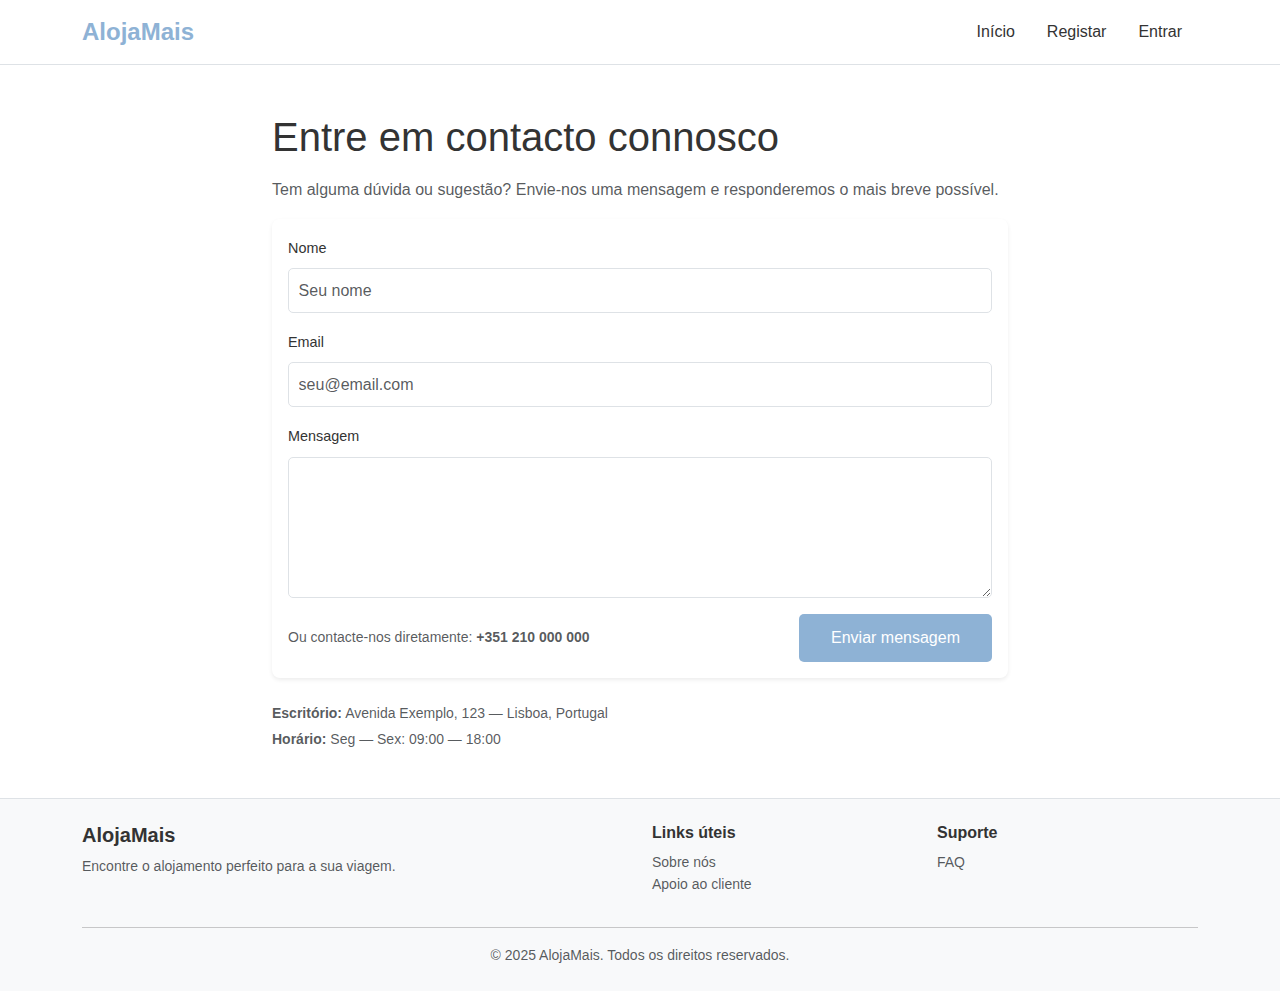
<file: Trabalho prático/HTML/apoioCliente.html>
<!DOCTYPE html>
<html lang="pt">

<head>
    <meta charset="UTF-8">
    <meta name="viewport" content="width=device-width, initial-scale=1.0">
    <title>Contactos - AlojaMais</title>
    <link href="https://cdn.jsdelivr.net/npm/bootstrap@5.3.0/dist/css/bootstrap.min.css" rel="stylesheet">
    <link rel="stylesheet" href="../style.css">
</head>

<body>
    <nav class="navbar navbar-expand-lg navbar-light bg-white border-bottom">
        <div class="container">
            <a class="navbar-brand fw-bold" href="index.html">AlojaMais</a>
            <button class="navbar-toggler" type="button" data-bs-toggle="collapse" data-bs-target="#navbarNav">
                <span class="navbar-toggler-icon"></span>
            </button>
            <div class="collapse navbar-collapse" id="navbarNav">
                <ul class="navbar-nav ms-auto">
                    <li class="nav-item"><a class="nav-link" href="index.html">Início</a></li>
                    <li class="nav-item"><a class="nav-link" href="registo.html">Registar</a></li>
                    <li class="nav-item"><a class="nav-link" href="login.html">Entrar</a></li>
                </ul>
            </div>
        </div>
    </nav>

    <main class="container my-5">
        <div class="row justify-content-center">
            <div class="col-lg-8">
                <h1 class="mb-3">Entre em contacto connosco</h1>
                <p class="text-muted">Tem alguma dúvida ou sugestão? Envie-nos uma mensagem e responderemos o mais breve possível.</p>

                <div class="card shadow-sm border-0">
                    <div class="card-body">
                        <form id="contactForm">
                            <div class="mb-3">
                                <label for="nome" class="form-label">Nome</label>
                                <input type="text" id="nome" class="form-control" placeholder="Seu nome" required>
                            </div>
                            <div class="mb-3">
                                <label for="email" class="form-label">Email</label>
                                <input type="email" id="email" class="form-control" placeholder="seu@email.com" required>
                            </div>
                            <div class="mb-3">
                                <label for="mensagem" class="form-label">Mensagem</label>
                                <textarea id="mensagem" class="form-control" rows="5" required></textarea>
                            </div>
                            <div class="d-flex justify-content-between align-items-center">
                                <div class="small text-muted">Ou contacte-nos diretamente: <strong>+351 210 000 000</strong></div>
                                <button type="submit" class="btn btn-primary">Enviar mensagem</button>
                            </div>
                        </form>
                    </div>
                </div>

                <div class="mt-4 small text-muted">
                    <p class="mb-1"><strong>Escritório:</strong> Avenida Exemplo, 123 — Lisboa, Portugal</p>
                    <p class="mb-0"><strong>Horário:</strong> Seg — Sex: 09:00 — 18:00</p>
                </div>
            </div>
        </div>
    </main>

   <!-- Footer -->
    <footer class="bg-light border-top mt-5 py-4">
        <div class="container">
            <div class="row">
                <div class="col-md-6">
                    <h5>AlojaMais</h5>
                    <p class="text-muted small">Encontre o alojamento perfeito para a sua viagem.</p>
                </div>
                <div class="col-md-3">
                    <h6>Links úteis</h6>
                    <ul class="list-unstyled small">
                        <li><a href="sobre.html" class="text-decoration-none text-muted">Sobre nós</a></li>
                        <li><a href="apoioCliente.html" class="text-decoration-none text-muted">Apoio ao cliente</a></li>
                    </ul>
                </div>
                <div class="col-md-3">
                    <h6>Suporte</h6>
                    <ul class="list-unstyled small">
                        <li><a href="#" class="text-decoration-none text-muted">FAQ</a></li>
                    </ul>
                </div>
            </div>
            <hr>
            <p class="text-center text-muted small mb-0">© 2025 AlojaMais. Todos os direitos reservados.</p>
        </div>
    </footer>

    
</body>

</html>
</file>
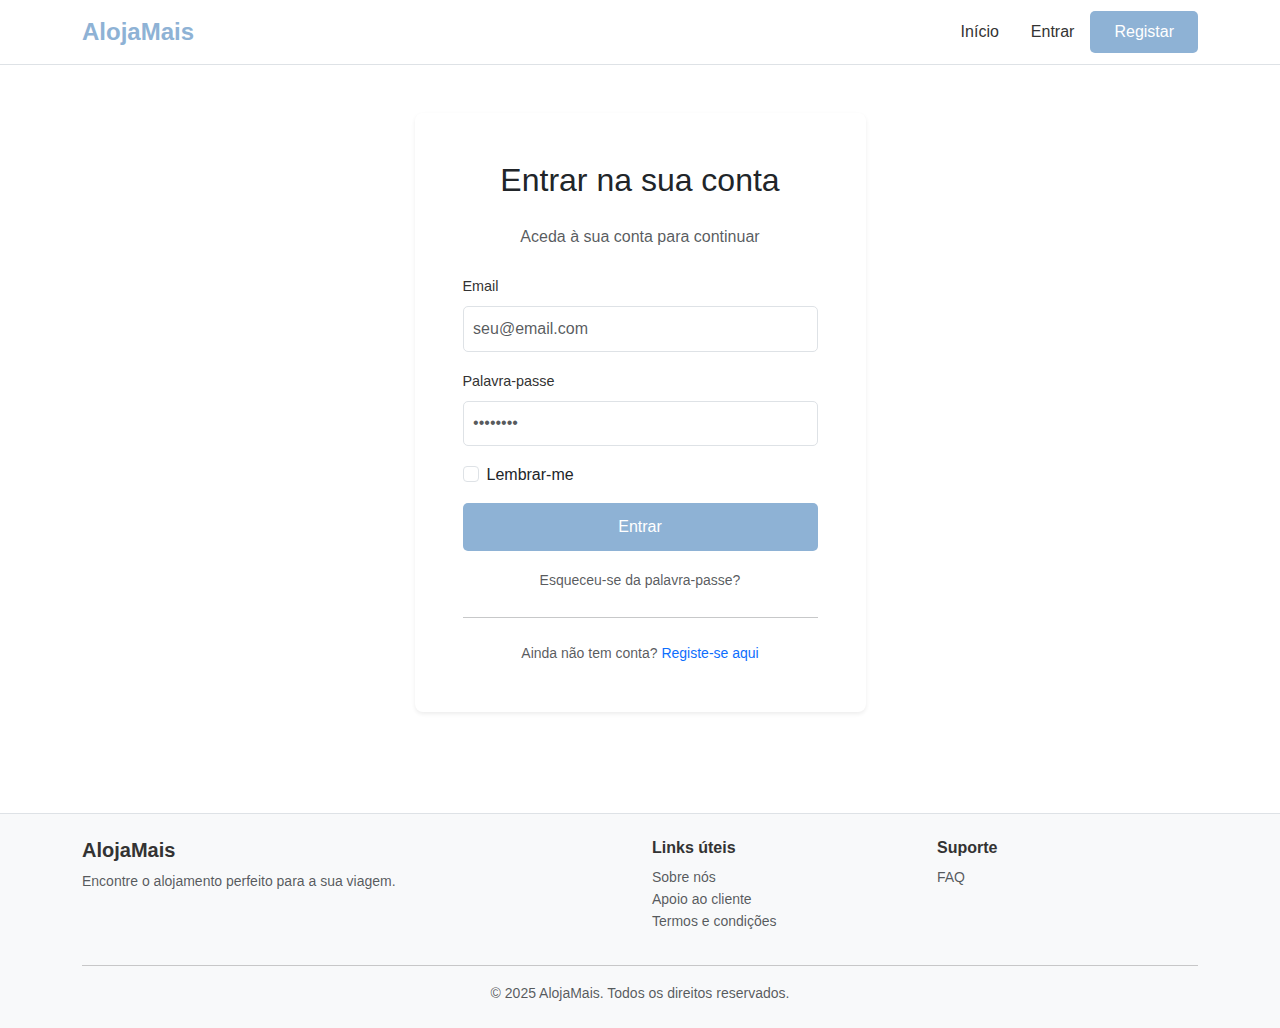
<file: Trabalho prático/HTML/login.html>
<!DOCTYPE html>
<html lang="pt">
<head>
    <meta charset="UTF-8">
    <meta name="viewport" content="width=device-width, initial-scale=1.0">
    <title>Entrar - AlojaMais</title>
    <link href="https://cdn.jsdelivr.net/npm/bootstrap@5.3.0/dist/css/bootstrap.min.css" rel="stylesheet">
    <link rel="stylesheet" href="https://cdn.jsdelivr.net/npm/bootstrap-icons@1.11.1/font/bootstrap-icons.css">
  <link rel="stylesheet" href="../style.css">
</head>
<body>
    <!-- Navbar -->
    <nav class="navbar navbar-expand-lg navbar-light bg-white border-bottom">
        <div class="container">
            <a class="navbar-brand fw-bold" href="index.html">AlojaMais</a>
            <button class="navbar-toggler" type="button" data-bs-toggle="collapse" data-bs-target="#navbarNav">
                <span class="navbar-toggler-icon"></span>
            </button>
            <div class="collapse navbar-collapse" id="navbarNav">
                <ul class="navbar-nav ms-auto" id="navbarMenu">
                    <li class="nav-item">
                        <a class="nav-link" href="index.html">Início</a>
                    </li>
                    <!-- Itens para utilizadores não autenticados -->
                    <li class="nav-item" id="navLogin">
                        <a class="nav-link active" href="login.html">Entrar</a>
                    </li>
                    <li class="nav-item" id="navRegisto">
                        <a class="nav-link btn-primary-custom" href="registo.html">Registar</a>
                    </li>
                    </li>
                </ul>
            </div>
        </div>
    </nav>

    <!-- Login Section -->
    <section class="py-5" style="min-height: calc(100vh - 200px);">
        <div class="container">
            <div class="row justify-content-center">
                <div class="col-md-5">
                    <div class="card shadow-sm border-0">
                        <div class="card-body p-5">
                            <h2 class="mb-4 text-center">Entrar na sua conta</h2>
                            <p class="text-muted text-center mb-4">Aceda à sua conta para continuar</p>
                            
                            <div id="alertMessage" class="alert d-none" role="alert"></div>
                            
                            <form id="loginForm">
                                <div class="mb-3">
                                    <label for="email" class="form-label">Email</label>
                                    <input type="email" class="form-control" id="email" name="email" placeholder="seu@email.com" required>
                                </div>
                                
                                <div class="mb-3">
                                    <label for="password" class="form-label">Palavra-passe</label>
                                    <input type="password" class="form-control" id="password" name="password" placeholder="••••••••" required>
                                </div>
                                
                                <div class="mb-3 form-check">
                                    <input type="checkbox" class="form-check-input" id="rememberMe">
                                    <label class="form-check-label" for="rememberMe">
                                        Lembrar-me
                                    </label>
                                </div>
                                
                                <button type="submit" class="btn btn-primary w-100 mb-3">Entrar</button>
                                
                                <div class="text-center">
                                    <a href="#" class="text-decoration-none small text-muted">Esqueceu-se da palavra-passe?</a>
                                </div>
                            </form>
                            
                            <hr class="my-4">
                            
                            <p class="text-center text-muted small mb-0">
                                Ainda não tem conta? 
                                <a href="registo.html" class="text-decoration-none">Registe-se aqui</a>
                            </p>
                        </div>
                    </div>
                </div>
            </div>
        </div>
    </section>

    <!-- Footer -->
    <footer class="bg-light border-top mt-5 py-4">
        <div class="container">
            <div class="row">
                <div class="col-md-6">
                    <h5>AlojaMais</h5>
                    <p class="text-muted small">Encontre o alojamento perfeito para a sua viagem.</p>
                </div>
                <div class="col-md-3">
                    <h6>Links úteis</h6>
                    <ul class="list-unstyled small">
                        <li><a href="sobre.html" class="text-decoration-none text-muted">Sobre nós</a></li>
                        <li><a href="apoioCliente.html" class="text-decoration-none text-muted">Apoio ao cliente</a></li>
                        <li><a href="#" class="text-decoration-none text-muted">Termos e condições</a></li>
                    </ul>
                </div>
                <div class="col-md-3">
                    <h6>Suporte</h6>
                    <ul class="list-unstyled small">
                        <li><a href="#" class="text-decoration-none text-muted">FAQ</a></li>
                    </ul>
                </div>
            </div>
            <hr>
            <p class="text-center text-muted small mb-0">© 2025 AlojaMais. Todos os direitos reservados.</p>
        </div>
    </footer>

    <script src="https://cdn.jsdelivr.net/npm/bootstrap@5.3.0/dist/js/bootstrap.bundle.min.js"></script>
    <script src="../JS/login.js"></script>
</body>
</html>
</file>
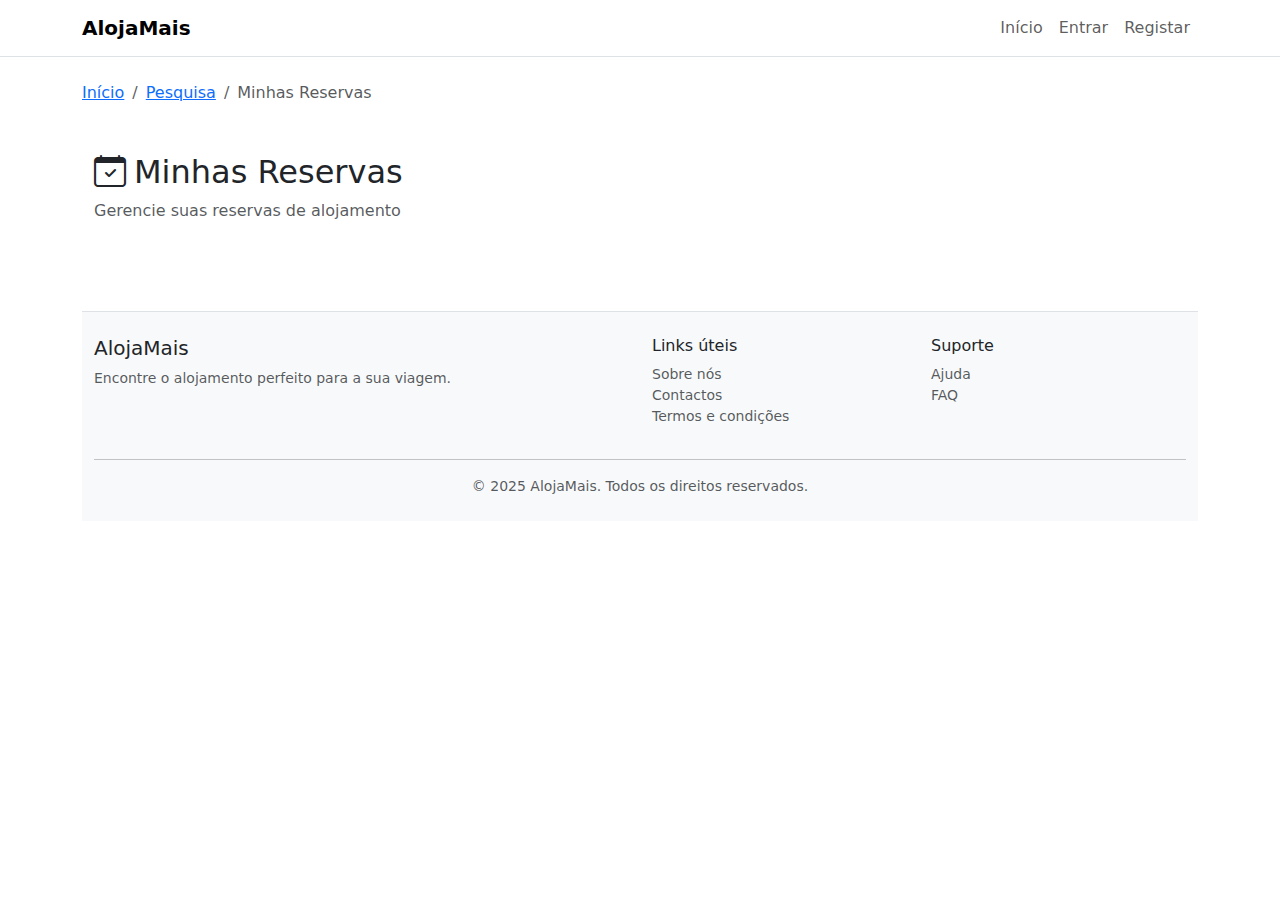
<file: Trabalho prático/HTML/minhasReservas.html>
<!DOCTYPE html>
<html lang="pt">

<head>
    <meta charset="UTF-8">
    <meta name="viewport" content="width=device-width, initial-scale=1.0">
    <title>Minhas Reservas - AlojaMais</title>
    <link href="https://cdn.jsdelivr.net/npm/bootstrap@5.3.0/dist/css/bootstrap.min.css" rel="stylesheet">
    <link rel="stylesheet" href="https://cdn.jsdelivr.net/npm/bootstrap-icons@1.11.1/font/bootstrap-icons.css">

</head>

<body>
    <!-- Navbar -->
    <nav class="navbar navbar-expand-lg navbar-light bg-white border-bottom">
        <div class="container">
            <a class="navbar-brand fw-bold" href="index.html">AlojaMais</a>
            <button class="navbar-toggler" type="button" data-bs-toggle="collapse" data-bs-target="#navbarNav">
                <span class="navbar-toggler-icon"></span>
            </button>
            <div class="collapse navbar-collapse" id="navbarNav">
                <ul class="navbar-nav ms-auto">
                    <li class="nav-item">
                        <a class="nav-link" href="index.html">Início</a>
                    </li>
                    <li class="nav-item" id="navLogin">
                        <a class="nav-link" href="login.html">Entrar</a>
                    </li>
                    <li class="nav-item" id="navRegisto">
                        <a class="nav-link btn-primary-custom" href="registo.html">Registar</a>
                    </li>
                    <li class="nav-item dropdown" id="navUser" style="display: none;">
                        <a class="nav-link dropdown-toggle" href="#" id="navbarDropdown" role="button"
                            data-bs-toggle="dropdown">
                            <span id="userName">Utilizador</span>
                        </a>
                        <ul class="dropdown-menu dropdown-menu-end">
                            <li><a class="dropdown-item active" href="minhas-reservas.html"><i
                                        class="bi bi-calendar-check me-2"></i>Minhas Reservas</a></li>
                            <li>
                                <hr class="dropdown-divider">
                            </li>
                            <li><a class="dropdown-item" href="#" id="logoutBtn"><i
                                        class="bi bi-box-arrow-right me-2"></i>Sair</a></li>
                            <li><a class="dropdown-item" href="minhasReservas.html" id="logoutBtn">Minhas Reservas</a>
                            </li>
                        </ul>
                    </li>
                </ul>
            </div>
        </div>
    </nav>
    <div class="container my-4">
        <!-- Breadcrumb -->
        <nav aria-label="breadcrumb">
            <ol class="breadcrumb">
                <li class="breadcrumb-item"><a href="index.html">Início</a></li>
                <li class="breadcrumb-item"><a href="pesquisa.html">Pesquisa</a></li>
                <li class="breadcrumb-item active" aria-current="page">Minhas Reservas</li>
            </ol>
        </nav>
        <!-- Conteúdo Principal -->
        <div class="container my-5">
            <!-- Cabeçalho -->
            <div class="row mb-4">
                <div class="col-12">
                    <h1 class="h2 mb-2"><i class="bi bi-calendar-check me-2"></i>Minhas Reservas</h1>
                    <p class="text-muted">Gerencie suas reservas de alojamento</p>
                </div>
            </div>

            <!-- Filtros -->
            <div class="row mb-4" id="filtrosSection" style="display: none;">
                <div class="col-md-12">
                    <div class="card">
                        <div class="card-body">
                            <div class="row g-3">
                                <div class="col-md-4">
                                    <label class="form-label">Status</label>
                                    <select class="form-select" id="filtroStatus">
                                        <option value="todas">Todas</option>
                                        <option value="ativas">Ativas</option>
                                        <option value="passadas">Passadas</option>
                                        <option value="futuras">Futuras</option>
                                    </select>
                                </div>
                                <div class="col-md-4">
                                    <label class="form-label">Ordenar por</label>
                                    <select class="form-select" id="ordenacao">
                                        <option value="recente">Mais recentes</option>
                                        <option value="antiga">Mais antigas</option>
                                        <option value="checkin">Data de check-in</option>
                                    </select>
                                </div>
                                <div class="col-md-4 d-flex align-items-end">
                                    <button class="btn btn-primary w-100" id="btnAplicarFiltros">
                                        <i class="bi bi-funnel me-2"></i>Aplicar Filtros
                                    </button>
                                </div>
                            </div>
                        </div>
                    </div>
                </div>
            </div>

            <!-- Lista de Reservas -->
            <div class="row" id="reservasContainer">
                <!-- As reservas são inseridas via JavaScript -->
            </div>

            <!-- Estado Vazio -->
            <div id="emptyState" class="empty-state d-none">
                <i class="bi bi-calendar-x"></i>
                <h3>Nenhuma reserva encontrada</h3>
                <p class="text-muted mb-4">Você ainda não fez nenhuma reserva.</p>
                <a href="index.html" class="btn btn-primary">
                    <i class="bi bi-search me-2"></i>Explorar Alojamentos
                </a>
            </div>
        </div>


        <!-- Footer -->
        <footer class="bg-light border-top mt-5 py-4">
            <div class="container">
                <div class="row">
                    <div class="col-md-6">
                        <h5>AlojaMais</h5>
                        <p class="text-muted small">Encontre o alojamento perfeito para a sua viagem.</p>
                    </div>
                    <div class="col-md-3">
                        <h6>Links úteis</h6>
                        <ul class="list-unstyled small">
                            <li><a href="#" class="text-decoration-none text-muted">Sobre nós</a></li>
                            <li><a href="#" class="text-decoration-none text-muted">Contactos</a></li>
                            <li><a href="#" class="text-decoration-none text-muted">Termos e condições</a></li>
                        </ul>
                    </div>
                    <div class="col-md-3">
                        <h6>Suporte</h6>
                        <ul class="list-unstyled small">
                            <li><a href="#" class="text-decoration-none text-muted">Ajuda</a></li>
                            <li><a href="#" class="text-decoration-none text-muted">FAQ</a></li>
                        </ul>
                    </div>
                </div>
                <hr>
                <p class="text-center text-muted small mb-0">© 2025 AlojaMais. Todos os direitos reservados.</p>
            </div>
        </footer>

        <script src="https://cdn.jsdelivr.net/npm/bootstrap@5.3.0/dist/js/bootstrap.bundle.min.js"></script>
        <script src="../JS/comum.js"></script>
        <script src="../JS/minhasReservas.js"></script>

</body>

</html>
</file>
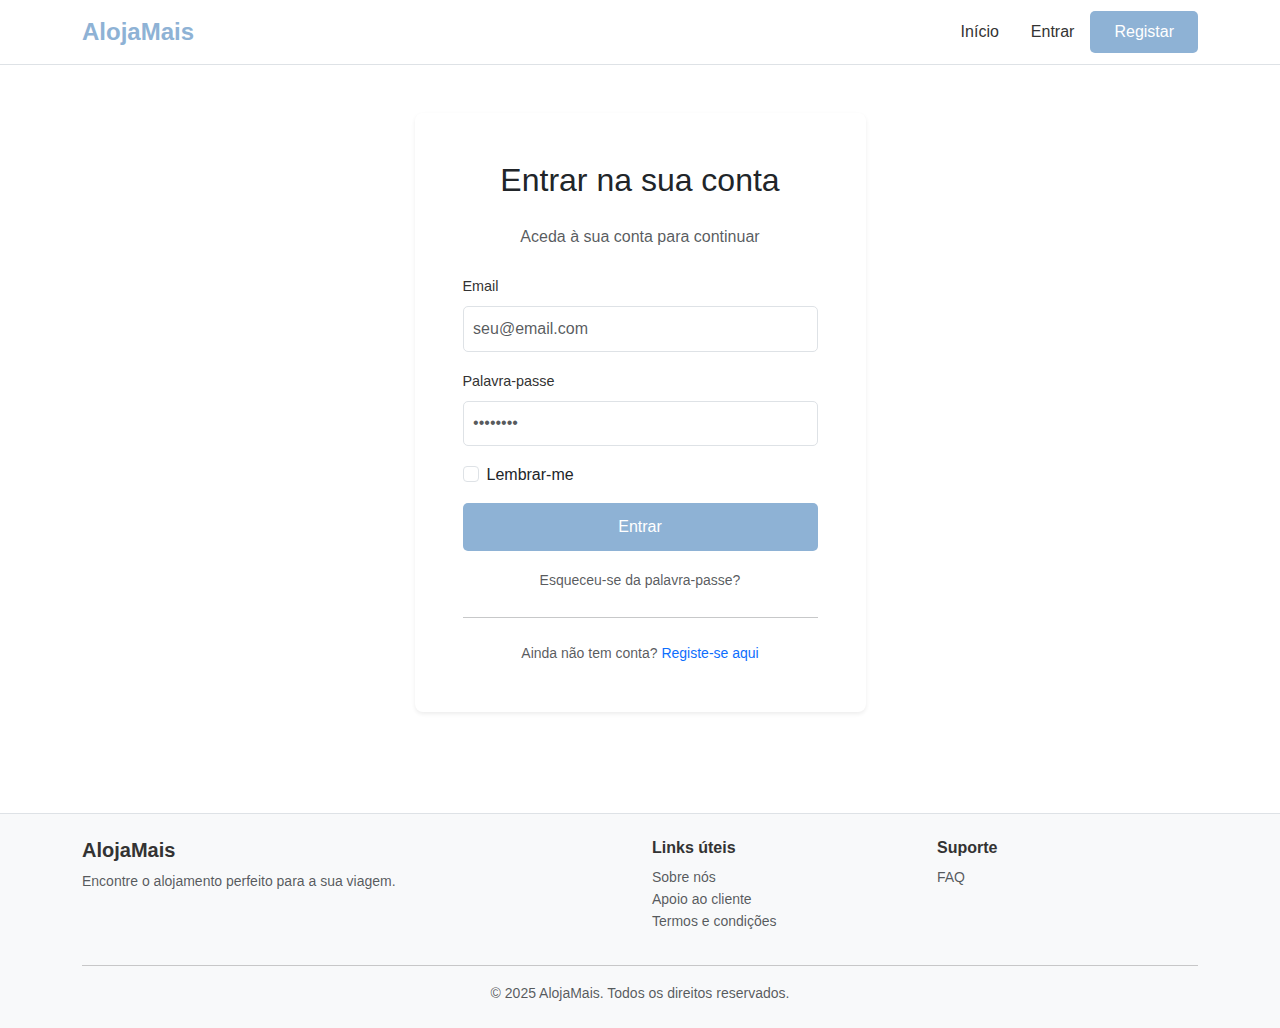
<file: Trabalho prático/HTML/reserva.html>
<!DOCTYPE html>
<html lang="pt">

<head>
    <meta charset="UTF-8">
    <meta name="viewport" content="width=device-width, initial-scale=1.0">
    <title>Reserva - AlojaMais</title>
    <link href="https://cdn.jsdelivr.net/npm/bootstrap@5.3.0/dist/css/bootstrap.min.css" rel="stylesheet">
    <link rel="stylesheet" href="https://cdn.jsdelivr.net/npm/bootstrap-icons@1.11.1/font/bootstrap-icons.css">
    <link rel="stylesheet" href="../style.css">
</head>

<body>
    <!-- Navbar -->
    <nav class="navbar navbar-expand-lg navbar-light bg-white border-bottom">
        <div class="container">
            <a class="navbar-brand fw-bold" href="index.html">AlojaMais</a>
            <button class="navbar-toggler" type="button" data-bs-toggle="collapse" data-bs-target="#navbarNav">
                <span class="navbar-toggler-icon"></span>
            </button>
            <div class="collapse navbar-collapse" id="navbarNav">
                <ul class="navbar-nav ms-auto" id="navbarMenu">
                    <li class="nav-item">
                        <a class="nav-link" href="index.html">Início</a>
                    </li>
                    <!-- Itens para utilizadores não autenticados -->
                    <li class="nav-item" id="navLogin">
                        <a class="nav-link" href="login.html">Entrar</a>
                    </li>
                    <li class="nav-item" id="navRegisto">
                        <a class="nav-link btn-primary-custom" href="registo.html">Registar</a>
                    </li>
                    <!-- Itens para utilizadores autenticados -->
                    <li class="nav-item dropdown" id="navUser" style="display: none;">
                        <a class="nav-link dropdown-toggle" href="#" id="navbarDropdown" role="button"
                            data-bs-toggle="dropdown" aria-expanded="false">
                            <span id="userName">Utilizador</span>
                        </a>
                        <ul class="dropdown-menu dropdown-menu-end">
                            <li><a class="dropdown-item active" href="minhasReservas.html"><i
                                        class="bi bi-calendar-check me-2"></i>Minhas Reservas</a></li>
                            <li>
                                <hr class="dropdown-divider">
                            </li>
                            <li><a class="dropdown-item" href="#" id="logoutBtn"><i
                                        class="bi bi-box-arrow-right me-2"></i>Sair</a></li>
                    </li>
                </ul>
                </li>
                </ul>
            </div>
        </div>
    </nav>

    <!-- Conteúdo Principal -->
    <div class="container my-5">
        <!-- Breadcrumb -->
        <nav aria-label="breadcrumb" class="mb-4">
            <ol class="breadcrumb">
                <li class="breadcrumb-item"><a href="index.html">Início</a></li>
                <li class="breadcrumb-item"><a href="pesquisa.html">Pesquisa</a></li>
                <li class="breadcrumb-item"><a href="#" id="breadcrumbDetalhe">Detalhes</a></li>
                <li class="breadcrumb-item active" aria-current="page">Reserva</li>
            </ol>
        </nav>

        <!-- Alerta de mensagem -->
        <div id="alertMessage" class="alert d-none" role="alert"></div>

        <div class="row">
            <!-- Coluna Principal - Informação do Alojamento e Detalhes da Reserva -->
            <div class="col-lg-8">
                <!-- Seção 1: Informação do Alojamento -->
                <section class="card mb-4">
                    <div class="card-header bg-white">
                        <h3 class="h4 mb-0"><i class="bi bi-building me-2"></i>Informação do Alojamento</h3>
                    </div>
                    <div class="card-body">
                        <div class="row">
                            <div class="col-md-4 mb-3 mb-md-0">
                                <img id="alojamentoImagem" src="" class="img-fluid rounded" alt="Alojamento">
                            </div>
                            <div class="col-md-8">
                                <h4 id="alojamentoNome" class="h5 mb-2"></h4>
                                <p class="text-muted mb-2">
                                    <span id="alojamentoTipo" class="badge bg-primary me-2"></span>
                                    <span id="alojamentoLocalizacao"></span>
                                </p>
                                <div class="mb-2">
                                    <span id="alojamentoRating" class="text-warning"></span>
                                    <span id="alojamentoAvaliacoes" class="small text-muted ms-2"></span>
                                </div>
                                <p id="alojamentoDescricao" class="small text-muted mb-0"></p>
                            </div>
                        </div>
                    </div>
                </section>

                <!-- Seção 2: Detalhes da Reserva -->
                <section class="card mb-4">
                    <div class="card-header bg-white">
                        <h3 class="h4 mb-0"><i class="bi bi-calendar-check me-2"></i>Detalhes da Reserva</h3>
                    </div>
                    <div class="card-body">
                        <form id="reservaForm">
                            <div class="row g-3">
                                <div class="col-md-6">
                                    <label class="form-label fw-bold"><i
                                            class="bi bi-calendar-check me-2"></i>Check-in</label>
                                    <input type="date" class="form-control" id="checkin" name="checkin" required>
                                    <small class="text-muted">A partir das 15:00</small>
                                </div>
                                <div class="col-md-6">
                                    <label class="form-label fw-bold"><i
                                            class="bi bi-calendar-x me-2"></i>Check-out</label>
                                    <input type="date" class="form-control" id="checkout" name="checkout" required>
                                    <small class="text-muted">Até às 12:00</small>
                                </div>
                                <div class="col-md-6">
                                    <label class="form-label fw-bold"><i class="bi bi-people me-2"></i>Número de
                                        Hóspedes</label>
                                    <select class="form-select" id="hospedes" name="hospedes" required>
                                        <option value="">Selecione</option>
                                        <option value="1">1 adulto</option>
                                        <option value="2">2 adultos</option>
                                        <option value="3">2 adultos, 1 criança</option>
                                        <option value="4">2 adultos, 2 crianças</option>
                                        <option value="5">Mais de 4 pessoas</option>
                                    </select>
                                </div>
                                <div class="col-md-6">
                                    <label class="form-label fw-bold"><i class="bi bi-door-open me-2"></i>Tipo de
                                        Quarto</label>
                                    <select class="form-select" id="tipoQuarto" name="tipoQuarto" required>
                                        <option value="">Selecione um quarto</option>
                                    </select>
                                </div>
                                <div class="col-12">
                                    <label class="form-label fw-bold"><i class="bi bi-person me-2"></i>Dados do Hóspede
                                        Principal</label>
                                    <div class="row g-3">
                                        <div class="col-md-6">
                                            <input type="text" class="form-control" id="nomeHospede" name="nomeHospede"
                                                placeholder="Nome completo" required>
                                        </div>
                                        <div class="col-md-6">
                                            <input type="email" class="form-control" id="emailHospede"
                                                name="emailHospede" placeholder="Email" required>
                                        </div>
                                        <div class="col-md-6">
                                            <input type="tel" class="form-control" id="telefoneHospede"
                                                name="telefoneHospede" placeholder="Telefone" required>
                                        </div>
                                        <div class="col-md-6">
                                            <input type="text" class="form-control" id="documentoHospede"
                                                name="documentoHospede" placeholder="Nº de documento (CC/Passaporte)">
                                        </div>
                                    </div>
                                </div>
                                <div class="col-12">
                                    <label class="form-label fw-bold"><i class="bi bi-chat-left-text me-2"></i>Pedidos
                                        Especiais (opcional)</label>
                                    <textarea class="form-control" id="pedidosEspeciais" name="pedidosEspeciais"
                                        rows="3" placeholder="Ex: Cama extra, quarto com vista, etc."></textarea>
                                </div>
                            </div>
                        </form>
                    </div>
                </section>

                <!-- Seção 3: Considerações sobre a Avaliação -->
                <section class="card mb-4">
                    <div class="card-header bg-white">
                        <h3 class="h4 mb-0"><i class="bi bi-star me-2"></i>Considerações sobre a Avaliação</h3>
                    </div>
                    <div class="card-body">
                        <div class="alert alert-info mb-3">
                            <i class="bi bi-info-circle me-2"></i>
                            <strong>Importante:</strong> Após a sua estadia, terá a oportunidade de avaliar o alojamento
                            e a sua experiência.
                        </div>

                        <h5 class="h6 mb-3">O que pode avaliar:</h5>
                        <ul class="list-unstyled">
                            <li class="mb-2">
                                <i class="bi bi-check-circle-fill text-success me-2"></i>
                                <strong>Qualidade do alojamento:</strong> Limpeza, conforto, comodidades
                            </li>
                            <li class="mb-2">
                                <i class="bi bi-check-circle-fill text-success me-2"></i>
                                <strong>Localização:</strong> Acessibilidade, proximidade a pontos de interesse
                            </li>
                            <li class="mb-2">
                                <i class="bi bi-check-circle-fill text-success me-2"></i>
                                <strong>Serviço:</strong> Atendimento, receção, staff
                            </li>
                            <li class="mb-2">
                                <i class="bi bi-check-circle-fill text-success me-2"></i>
                                <strong>Relação qualidade-preço:</strong> Se o preço corresponde à qualidade oferecida
                            </li>
                            <li class="mb-2">
                                <i class="bi bi-check-circle-fill text-success me-2"></i>
                                <strong>Experiência geral:</strong> Recomendaria este alojamento a outros viajantes?
                            </li>
                        </ul>

                        <div class="mt-4 p-3 bg-light rounded">
                            <h6 class="mb-2"><i class="bi bi-lightbulb me-2"></i>Dicas para uma boa avaliação:</h6>
                            <ul class="small mb-0">
                                <li>Seja específico e honesto na sua avaliação</li>
                                <li>Mencione tanto os pontos positivos quanto áreas de melhoria</li>
                                <li>As suas avaliações ajudam outros viajantes a tomar decisões informadas</li>
                                <li>As avaliações são verificadas para garantir autenticidade</li>
                            </ul>
                        </div>

                        <div class="form-check mt-3">
                            <input class="form-check-input" type="checkbox" id="aceitarTermos" required>
                            <label class="form-check-label" for="aceitarTermos">
                                Li e aceito os <a href="#" class="text-decoration-none">termos e condições</a> e a <a
                                    href="#" class="text-decoration-none">política de cancelamento</a>
                            </label>
                        </div>
                    </div>
                </section>
            </div>

            <!-- Sidebar - Resumo da Reserva -->
            <div class="col-lg-4">
                <div class="card sticky-top" style="top: 20px;">
                    <div class="card-header bg-primary text-white">
                        <h4 class="h5 mb-0"><i class="bi bi-receipt me-2"></i>Resumo da Reserva</h4>
                    </div>
                    <div class="card-body">
                        <div class="mb-3">
                            <div class="d-flex justify-content-between mb-2">
                                <span class="text-muted">Preço por noite:</span>
                                <span id="precoNoite" class="fw-bold">€0</span>
                            </div>
                            <div class="d-flex justify-content-between mb-2">
                                <span class="text-muted">Número de noites:</span>
                                <span id="numeroNoites" class="fw-bold">0</span>
                            </div>
                            <div class="d-flex justify-content-between mb-2">
                                <span class="text-muted">Subtotal:</span>
                                <span id="subtotal" class="fw-bold">€0</span>
                            </div>
                            <div class="d-flex justify-content-between mb-2">
                                <span class="text-muted">Taxa de serviço:</span>
                                <span id="taxaServico" class="fw-bold">€0</span>
                            </div>
                            <hr>
                            <div class="d-flex justify-content-between">
                                <span class="h5 mb-0">Total:</span>
                                <span id="total" class="h5 mb-0 text-primary">€0</span>
                            </div>
                        </div>

                        <div class="alert alert-warning small mb-3">
                            <i class="bi bi-exclamation-triangle me-2"></i>
                            <strong>Política de cancelamento:</strong> Cancelamento gratuito até 1 dia antes da data de
                            check-in.
                        </div>

                        <button type="button" id="btnConfirmarReserva" class="btn btn-primary w-100 mb-2">
                            <i class="bi bi-check-circle me-2"></i>Confirmar Reserva
                        </button>
                        <p class="small text-muted text-center mb-0">
                            <i class="bi bi-lock me-1"></i>
                            Pagamento seguro. Ainda não será cobrado.
                        </p>
                    </div>
                </div>
            </div>
        </div>
    </div>

    <!-- Footer -->
    <footer class="bg-light border-top mt-5 py-4">
        <div class="container">
            <div class="row">
                <div class="col-md-6">
                    <h5>AlojaMais</h5>
                    <p class="text-muted small">Encontre o alojamento perfeito para a sua viagem.</p>
                </div>
                <div class="col-md-3">
                    <h6>Links úteis</h6>
                    <ul class="list-unstyled small">
                        <li><a href="sobre.html" class="text-decoration-none text-muted">Sobre nós</a></li>
                        <li><a href="apoioCliente.html" class="text-decoration-none text-muted">Apoio ao cliente</a></li>
                    </ul>
                </div>
                <div class="col-md-3">
                    <h6>Suporte</h6>
                    <ul class="list-unstyled small">
                        <li><a href="#" class="text-decoration-none text-muted">FAQ</a></li>
                    </ul>
                </div>
            </div>
            <hr>
            <p class="text-center text-muted small mb-0">© 2025 AlojaMais. Todos os direitos reservados.</p>
        </div>
    </footer>


    <script src="https://cdn.jsdelivr.net/npm/bootstrap@5.3.0/dist/js/bootstrap.bundle.min.js"></script>
    <script src="../JS/comum.js"></script>
    <script src="../JS/reserva.js"></script>
</body>

</html>
</file>
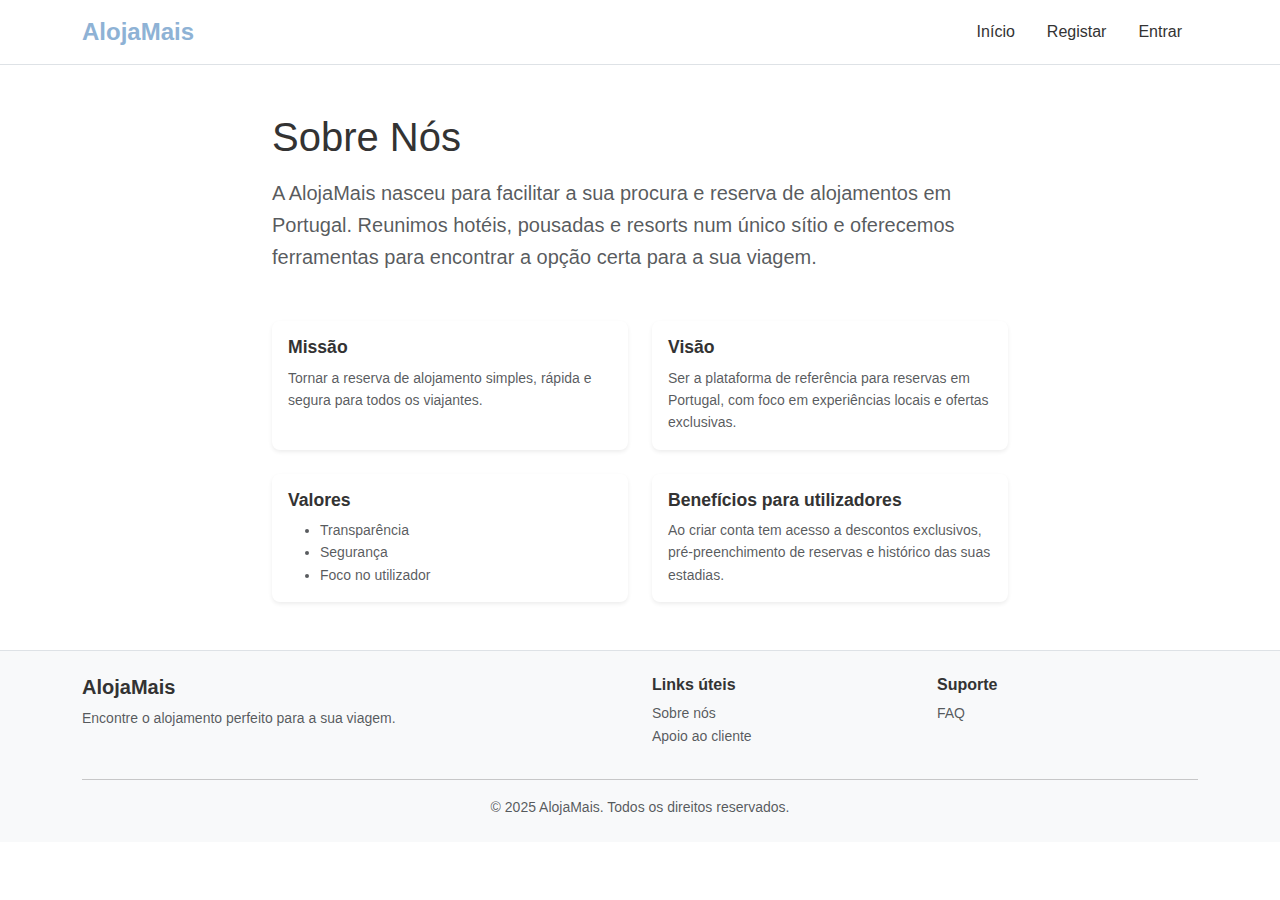
<file: Trabalho prático/HTML/sobre.html>
<!DOCTYPE html>
<html lang="pt">

<head>
    <meta charset="UTF-8">
    <meta name="viewport" content="width=device-width, initial-scale=1.0">
    <title>Sobre Nós - AlojaMais</title>
    <link href="https://cdn.jsdelivr.net/npm/bootstrap@5.3.0/dist/css/bootstrap.min.css" rel="stylesheet">
    <link rel="stylesheet" href="https://cdn.jsdelivr.net/npm/bootstrap-icons@1.11.1/font/bootstrap-icons.css">
    <link rel="stylesheet" href="../style.css">
</head>

<body>
    <nav class="navbar navbar-expand-lg navbar-light bg-white border-bottom">
        <div class="container">
            <a class="navbar-brand fw-bold" href="index.html">AlojaMais</a>
            <button class="navbar-toggler" type="button" data-bs-toggle="collapse" data-bs-target="#navbarNav">
                <span class="navbar-toggler-icon"></span>
            </button>
            <div class="collapse navbar-collapse" id="navbarNav">
                <ul class="navbar-nav ms-auto">
                    <li class="nav-item"><a class="nav-link" href="index.html">Início</a></li>
                    <li class="nav-item"><a class="nav-link" href="registo.html">Registar</a></li>
                    <li class="nav-item"><a class="nav-link" href="login.html">Entrar</a></li>
                </ul>
            </div>
        </div>
    </nav>

    <main class="container my-5">
        <div class="row justify-content-center">
            <div class="col-lg-8">
                <h1 class="mb-3">Sobre Nós</h1>
                <p class="lead text-muted">A AlojaMais nasceu para facilitar a sua procura e reserva de alojamentos em Portugal. Reunimos hotéis, pousadas e resorts num único sítio e oferecemos ferramentas para encontrar a opção certa para a sua viagem.</p>

                <div class="row g-4 mt-4">
                    <div class="col-md-6">
                        <div class="card h-100 shadow-sm border-0">
                            <div class="card-body">
                                <h5 class="card-title">Missão</h5>
                                <p class="card-text small text-muted">Tornar a reserva de alojamento simples, rápida e segura para todos os viajantes.</p>
                            </div>
                        </div>
                    </div>
                    <div class="col-md-6">
                        <div class="card h-100 shadow-sm border-0">
                            <div class="card-body">
                                <h5 class="card-title">Visão</h5>
                                <p class="card-text small text-muted">Ser a plataforma de referência para reservas em Portugal, com foco em experiências locais e ofertas exclusivas.</p>
                            </div>
                        </div>
                    </div>
                    <div class="col-md-6">
                        <div class="card h-100 shadow-sm border-0">
                            <div class="card-body">
                                <h5 class="card-title">Valores</h5>
                                <ul class="small text-muted mb-0">
                                    <li>Transparência</li>
                                    <li>Segurança</li>
                                    <li>Foco no utilizador</li>
                                </ul>
                            </div>
                        </div>
                    </div>
                    <div class="col-md-6">
                        <div class="card h-100 shadow-sm border-0">
                            <div class="card-body">
                                <h5 class="card-title">Benefícios para utilizadores</h5>
                                <p class="small text-muted mb-0">Ao criar conta tem acesso a descontos exclusivos, pré-preenchimento de reservas e histórico das suas estadias.</p>
                            </div>
                        </div>
                    </div>
                </div>
            </div>
        </div>
    </main>

   <!-- Footer -->
    <footer class="bg-light border-top mt-5 py-4">
        <div class="container">
            <div class="row">
                <div class="col-md-6">
                    <h5>AlojaMais</h5>
                    <p class="text-muted small">Encontre o alojamento perfeito para a sua viagem.</p>
                </div>
                <div class="col-md-3">
                    <h6>Links úteis</h6>
                    <ul class="list-unstyled small">
                        <li><a href="sobre.html" class="text-decoration-none text-muted">Sobre nós</a></li>
                        <li><a href="apoioCliente.html" class="text-decoration-none text-muted">Apoio ao cliente</a></li>
                    </ul>
                </div>
                <div class="col-md-3">
                    <h6>Suporte</h6>
                    <ul class="list-unstyled small">
                        <li><a href="#" class="text-decoration-none text-muted">FAQ</a></li>
                    </ul>
                </div>
            </div>
            <hr>
            <p class="text-center text-muted small mb-0">© 2025 AlojaMais. Todos os direitos reservados.</p>
        </div>
    </footer>

    <script src="https://cdn.jsdelivr.net/npm/bootstrap@5.3.0/dist/js/bootstrap.bundle.min.js"></script>
</body>

</html>
</file>
<file: Trabalho prático/style.css>
/* Cores principais */
:root {
    --primary-color: #8eb2d5;
    --secondary-color: #f8f9fa;
    --text-dark: #333;
    --text-muted: #6c757d;
    --border-color: #dee2e6;
}

/* Reset básico */
body {
    font-family: -apple-system, BlinkMacSystemFont, "Segoe UI", Roboto, "Helvetica Neue", Arial, sans-serif;
    color: var(--text-dark);
    line-height: 1.6;
}

/* Navbar */
.navbar-brand {
    color: var(--primary-color) !important;
    font-size: 1.5rem;

}

.nav-link {
    color: var(--text-dark) !important;
    padding: 0.5rem 1rem !important;
    transition: color 0.3s ease;
}

.nav-link:hover {
    color: var(--primary-color) !important;
}

.btn-primary-custom {
    background-color: var(--primary-color);
    color: white !important;
    border-radius: 5px;
    padding: 0.5rem 1.5rem !important;
}

.btn-primary-custom:hover {
    background-color: #0052a3;
}

/* Hero Section */
.hero-section {
    background-color: var(--secondary-color);
    padding: 4rem 0;
}

.hero-section h1 {
    font-size: 2.5rem;
    font-weight: 600;
    color: var(--text-dark);
}

/* Search Card */
.search-card {
    border: 1px solid var(--border-color);
    border-radius: 8px;
    box-shadow: 0 2px 8px rgba(0, 0, 0, 0.08);
}

.form-label {
    font-weight: 500;
    font-size: 0.9rem;
    margin-bottom: 0.5rem;
    color: var(--text-dark);
}

.form-control,
.form-select {
    border: 1px solid var(--border-color);
    border-radius: 5px;
    padding: 0.6rem;
}

.form-control:focus,
.form-select:focus {
    border-color: var(--primary-color);
    box-shadow: 0 0 0 0.2rem rgba(0, 102, 204, 0.15);
}

/* Botões */
.btn-primary {
    background-color: var(--primary-color);
    border: none;
    border-radius: 5px;
    padding: 0.75rem 2rem;
    font-weight: 500;
    transition: background-color 0.3s ease;
}

.btn-primary:hover {
    background-color: #0052a3;
}

.btn-outline-primary {
    color: var(--primary-color);
    border-color: var(--primary-color);
    border-radius: 5px;
    transition: all 0.3s ease;
}

.btn-outline-primary:hover {
    background-color: var(--primary-color);
    border-color: var(--primary-color);
    color: white;
}

/* Cards de alojamento */
.card {
    border: 1px solid var(--border-color);
    border-radius: 8px;
    overflow: hidden;
    transition: transform 0.3s ease, box-shadow 0.3s ease;
}

.card-hover:hover {
    transform: translateY(-5px);
    box-shadow: 0 4px 12px rgba(0, 0, 0, 0.15);
}

.card-img-top {
    height: 200px;
    object-fit: cover;
}

.card-title {
    font-size: 1.1rem;
    font-weight: 600;
    color: var(--text-dark);
}

.badge {
    padding: 0.35rem 0.65rem;
    font-weight: 500;
}

/* Footer */
footer {
    margin-top: auto;
}

footer h5,
footer h6 {
    color: var(--text-dark);
    font-weight: 600;
}

footer a:hover {
    color: var(--primary-color) !important;
}

/* Responsividade adicional */
@media (max-width: 768px) {
    .hero-section h1 {
        font-size: 2rem;
    }

    .card-img-top {
        height: 180px;
    }
}

/* Acessibilidade */
a:focus,
button:focus,
input:focus,
select:focus {
    outline: 2px solid var(--primary-color);
    outline-offset: 2px;
}

/* Estados de loading (para futuras implementações) */
.loading {
    opacity: 0.6;
    pointer-events: none;
}
</file>
